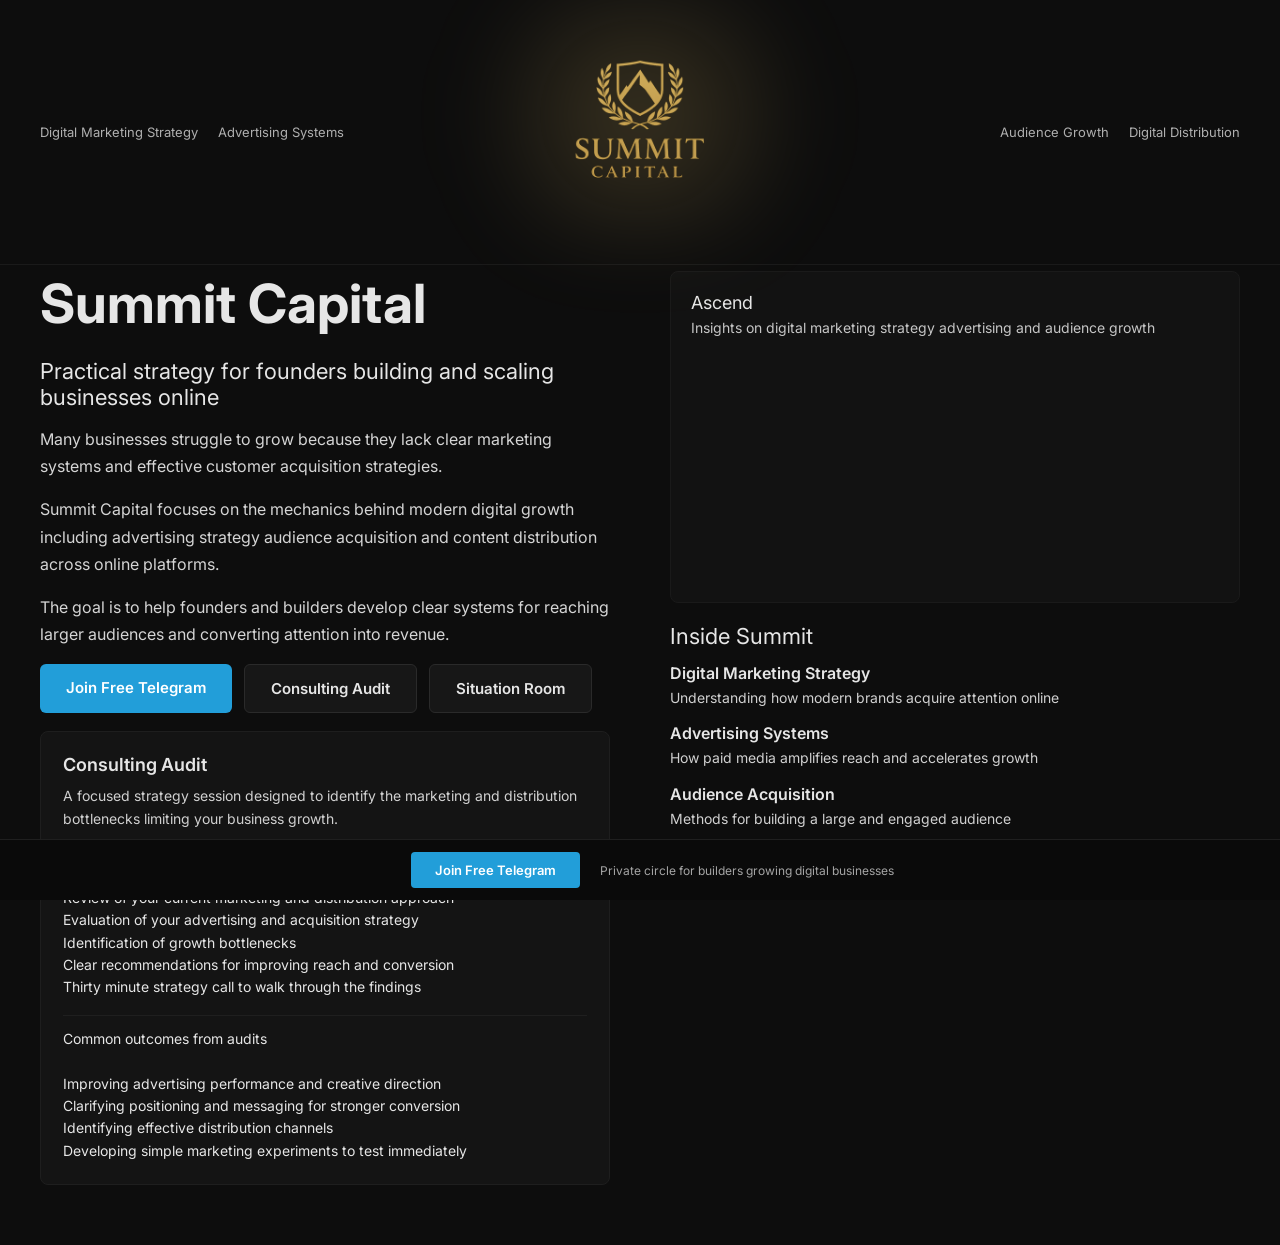
<file: index.html>
<!DOCTYPE html>
<html>
<head>

<title>Summit Capital</title>

<link href="https://fonts.googleapis.com/css2?family=Inter:wght@300;400;500;600;700&display=swap" rel="stylesheet">

<style>

body{
margin:0;
font-family:'Inter', sans-serif;
background:#0d0d0d;
color:#e6e6e6;
}

/* HEADER */

.header{
display:grid;
grid-template-columns:1fr auto 1fr;
align-items:center;
padding:10px 40px 4px 40px;
}

.cred-left,
.cred-right{
font-size:13px;
opacity:0.75;
display:flex;
gap:20px;
}

.cred-right{
justify-content:flex-end;
}

/* LOGO */

.logo-zone{
text-align:center;
position:relative;
}

.logo-zone::before{
content:"";
position:absolute;
top:-25px;
left:50%;
transform:translateX(-50%);
width:420px;
height:260px;
background:radial-gradient(circle, rgba(255,215,120,0.20), transparent 70%);
filter:blur(40px);
}

.logo{
width:240px;
position:relative;
animation:shimmer 5s infinite linear;
}

@keyframes shimmer{
0%{filter:brightness(1)}
50%{filter:brightness(1.15)}
100%{filter:brightness(1)}
}

/* DIVIDER */

.divider{
height:1px;
background:#1a1a1a;
margin-top:6px;
}

/* MAIN */

.container{
max-width:1200px;
margin:auto;
padding:6px 30px 60px 30px;
}

/* HERO */

.hero{
display:grid;
grid-template-columns:1fr 1fr;
gap:60px;
align-items:start;
}

/* LEFT */

h1{
font-size:54px;
margin-top:0;
margin-bottom:12px;
font-weight:700;
}

.tagline{
font-size:22px;
margin-bottom:16px;
}

.description{
font-size:16px;
line-height:1.7;
margin-bottom:14px;
opacity:0.92;
}

/* BUTTONS */

.buttons{
margin-top:16px;
display:flex;
gap:12px;
flex-wrap:wrap;
}

.btn-primary{
padding:14px 26px;
background:#229ED9;
color:white;
text-decoration:none;
font-weight:600;
border-radius:6px;
font-size:15px;
}

.btn-secondary{
padding:14px 26px;
background:#171717;
border:1px solid #2a2a2a;
color:#e6e6e6;
text-decoration:none;
border-radius:6px;
font-size:15px;
font-weight:600;
}

/* AUDIT */

.audit-box{
margin-top:18px;
padding:22px;
background:#141414;
border:1px solid #1e1e1e;
border-radius:8px;
}

.audit-title{
font-size:18px;
font-weight:600;
margin-bottom:10px;
}

.audit-desc{
font-size:14px;
line-height:1.6;
margin-bottom:12px;
opacity:0.9;
}

.audit-list{
font-size:14px;
line-height:1.6;
margin-bottom:16px;
}

.audit-outcomes{
margin-top:12px;
padding-top:12px;
border-top:1px solid #1f1f1f;
font-size:14px;
line-height:1.6;
}

/* EMAIL */

.email-box{
margin-bottom:20px;
padding:20px;
border:1px solid #1a1a1a;
background:#121212;
border-radius:8px;
}

.email-title{
font-size:18px;
margin-bottom:6px;
}

.email-desc{
font-size:14px;
opacity:0.85;
margin-bottom:12px;
}

.beehiiv-embed{
width:100%;
height:230px;
border:0;
}

/* INSIDE */

.section-title{
font-size:22px;
margin-bottom:14px;
}

.block{
margin-bottom:14px;
}

.block-title{
font-size:16px;
font-weight:600;
margin-bottom:4px;
}

.item{
font-size:14px;
line-height:1.6;
opacity:0.9;
}

/* TELEGRAM BAR */

.telegram-bar{
position:fixed;
bottom:0;
left:0;
width:100%;
background:#0a0a0a;
border-top:1px solid #1f1f1f;
display:flex;
justify-content:center;
align-items:center;
gap:20px;
padding:12px;
}

.telegram-bar a{
background:#229ED9;
color:white;
padding:10px 24px;
text-decoration:none;
border-radius:4px;
font-weight:600;
font-size:13px;
}

.stats-bottom{
font-size:12px;
opacity:0.7;
}

/* MOBILE */

@media(max-width:900px){

.hero{
grid-template-columns:1fr;
}

.logo{
width:180px;
}

h1{
font-size:40px;
}

.header{
grid-template-columns:1fr;
text-align:center;
gap:10px;
}

.cred-left,
.cred-right{
justify-content:center;
}

}

</style>

</head>

<body>

<div class="header">

<div class="cred-left">
<span>Digital Marketing Strategy</span>
<span>Advertising Systems</span>
</div>

<div class="logo-zone">
<img src="logo.png" class="logo">
</div>

<div class="cred-right">
<span>Audience Growth</span>
<span>Digital Distribution</span>
</div>

</div>

<div class="divider"></div>

<div class="container">

<div class="hero">

<div>

<h1>Summit Capital</h1>

<p class="tagline">
Practical strategy for founders building and scaling businesses online
</p>

<p class="description">
Many businesses struggle to grow because they lack clear marketing systems and effective customer acquisition strategies.
</p>

<p class="description">
Summit Capital focuses on the mechanics behind modern digital growth including advertising strategy audience acquisition and content distribution across online platforms.
</p>

<p class="description">
The goal is to help founders and builders develop clear systems for reaching larger audiences and converting attention into revenue.
</p>

<div class="buttons">

<a href="https://t.me/+ye3SREW9w5FlMmNk" class="btn-primary">
Join Free Telegram
</a>

<a href="#" class="btn-secondary">
Consulting Audit
</a>

<a href="situation-room.html" class="btn-secondary">
Situation Room
</a>

</div>

<div class="audit-box">

<div class="audit-title">
Consulting Audit
</div>

<div class="audit-desc">
A focused strategy session designed to identify the marketing and distribution bottlenecks limiting your business growth.
</div>

<div class="audit-list">
What the audit includes
<br><br>
Review of your current marketing and distribution approach
<br>
Evaluation of your advertising and acquisition strategy
<br>
Identification of growth bottlenecks
<br>
Clear recommendations for improving reach and conversion
<br>
Thirty minute strategy call to walk through the findings
</div>

<div class="audit-outcomes">
Common outcomes from audits
<br><br>
Improving advertising performance and creative direction
<br>
Clarifying positioning and messaging for stronger conversion
<br>
Identifying effective distribution channels
<br>
Developing simple marketing experiments to test immediately
</div>

</div>

</div>

<div>

<div class="email-box">

<div class="email-title">
Ascend
</div>

<div class="email-desc">
Insights on digital marketing strategy advertising and audience growth
</div>

<script async src="https://subscribe-forms.beehiiv.com/embed.js"></script>

<iframe
src="https://subscribe-forms.beehiiv.com/a5972805-3d8f-4906-b434-1a1f5dcf3f33"
class="beehiiv-embed"
scrolling="no">
</iframe>

</div>

<div class="section-title">
Inside Summit
</div>

<div class="block">
<div class="block-title">Digital Marketing Strategy</div>
<div class="item">Understanding how modern brands acquire attention online</div>
</div>

<div class="block">
<div class="block-title">Advertising Systems</div>
<div class="item">How paid media amplifies reach and accelerates growth</div>
</div>

<div class="block">
<div class="block-title">Audience Acquisition</div>
<div class="item">Methods for building a large and engaged audience</div>
</div>

<div class="block">
<div class="block-title">Distribution Strategy</div>
<div class="item">Ensuring content and campaigns reach the right people</div>
</div>

</div>

</div>

</div>

</div>

<div class="telegram-bar">

<a href="https://t.me/+ye3SREW9w5FlMmNk">
Join Free Telegram
</a>

<div class="stats-bottom">
Private circle for builders growing digital businesses
</div>

</div>

</body>
</html>
</file>
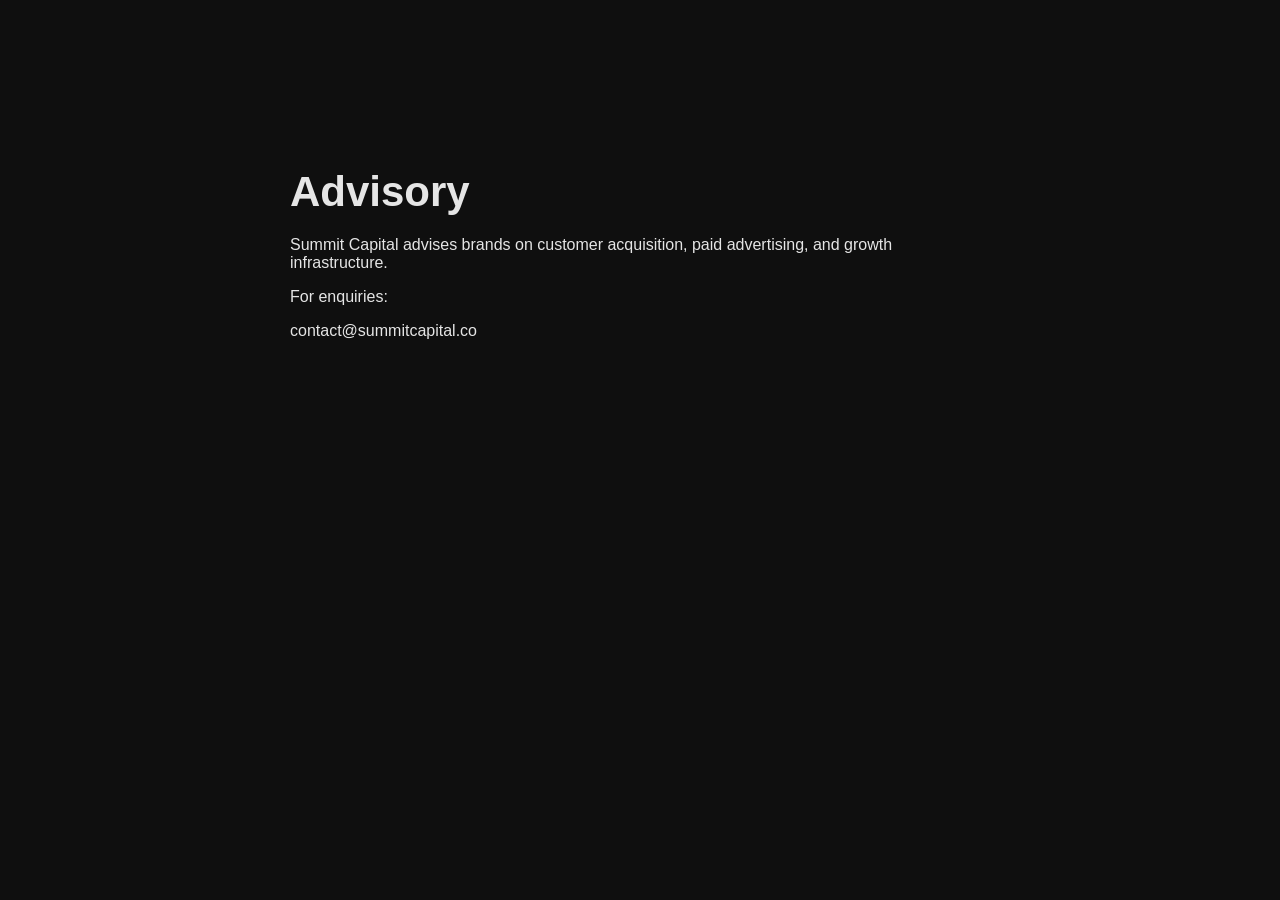
<file: advisory.html>
<!DOCTYPE html>
<html>
<head>
<title>Advisory | Summit Capital</title>
<link rel="stylesheet" href="style.css">
</head>

<body>

<div class="container">

<h1>Advisory</h1>

<p>
Summit Capital advises brands on customer acquisition, paid advertising, and growth infrastructure.
</p>

<p>
For enquiries:
</p>

<p>
contact@summitcapital.co
</p>

</div>

</body>
</html>
</file>
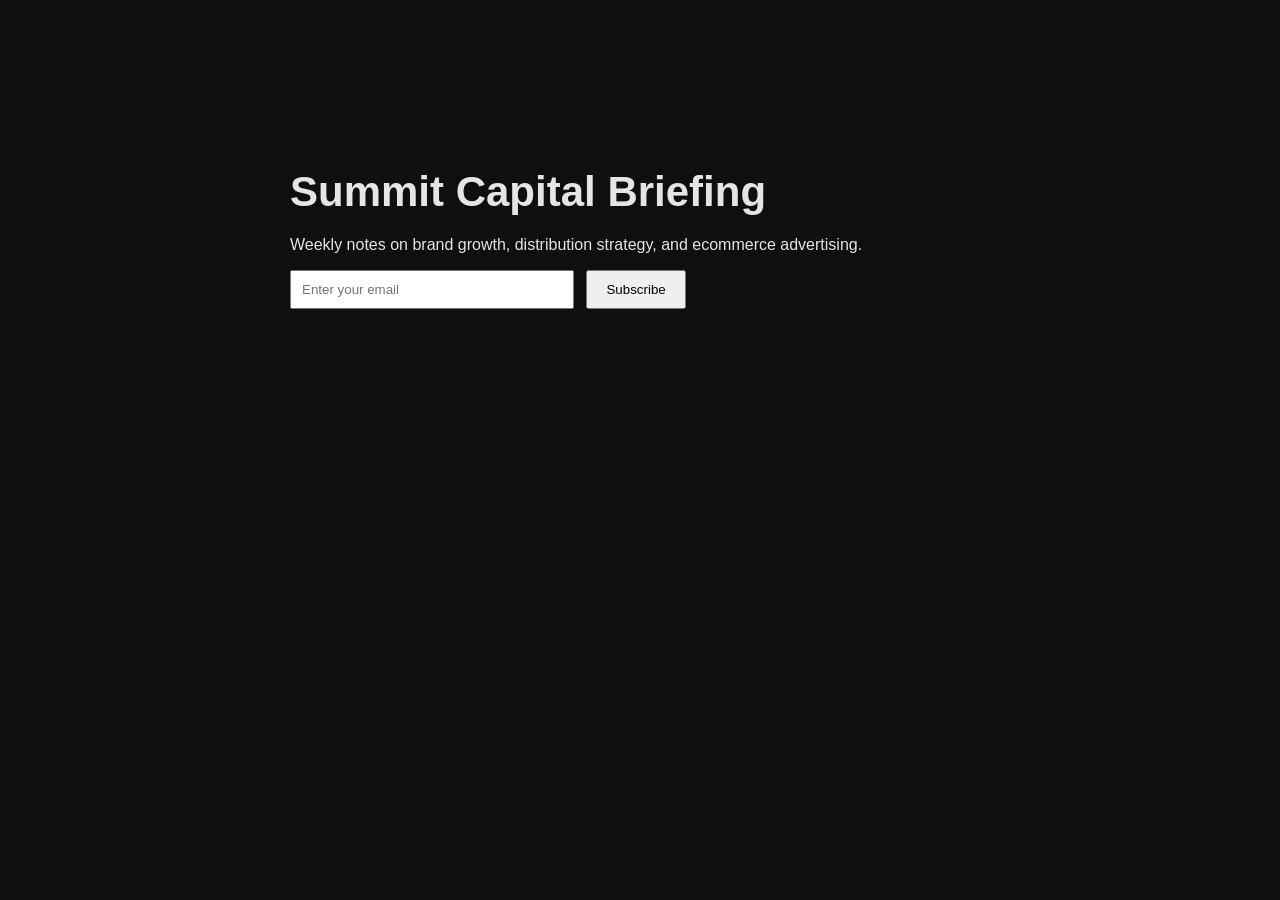
<file: briefing.html>
<!DOCTYPE html>
<html>
<head>
<title>Summit Capital Briefing</title>
<link rel="stylesheet" href="style.css">
</head>

<body>

<div class="container">

<h1>Summit Capital Briefing</h1>

<p>
Weekly notes on brand growth, distribution strategy, and ecommerce advertising.
</p>

<form>

<input type="email" placeholder="Enter your email">

<button type="submit">Subscribe</button>

</form>

</div>

</body>
</html>
</file>
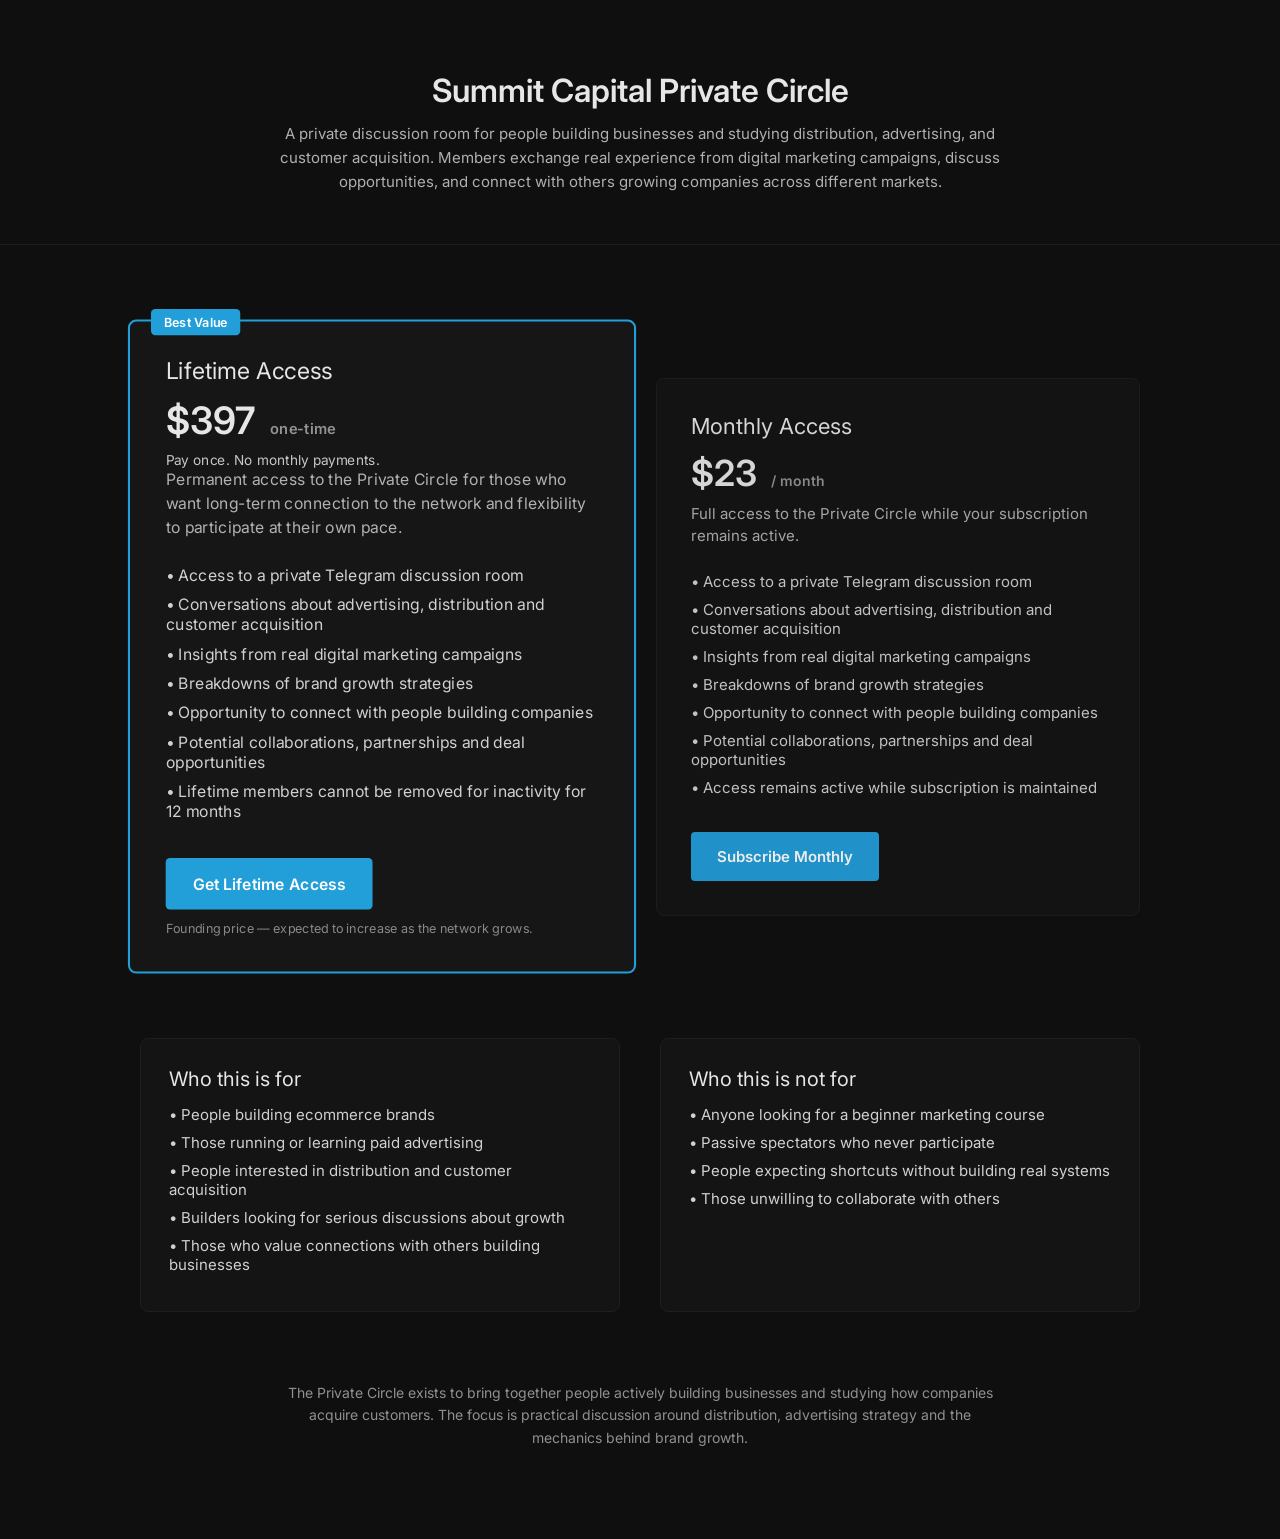
<file: circle.html>
<!DOCTYPE html>
<html>
<head>

<title>Private Circle — Summit Capital</title>

<link href="https://fonts.googleapis.com/css2?family=Inter:wght@300;400;500;600&display=swap" rel="stylesheet">

<style>

body{
margin:0;
font-family:'Inter', sans-serif;
background:#0f0f0f;
color:#e6e6e6;
}

/* HEADER */

.header{
padding:50px 20px;
border-bottom:1px solid #1b1b1b;
text-align:center;
}

.header h1{
font-weight:600;
margin-bottom:12px;
}

.subtitle{
opacity:0.75;
font-size:15px;
max-width:720px;
margin:auto;
line-height:1.6;
}

/* MAIN */

.container{
max-width:1000px;
margin:70px auto;
padding:20px;
}

/* GRID */

.pricing-grid{
display:grid;
grid-template-columns:1fr 1fr;
gap:32px;
align-items:center;
}

/* BOX */

.box{
border:1px solid #1e1e1e;
background:#141414;
padding:34px;
border-radius:8px;
position:relative;
}

/* LIFETIME */

.box-lifetime{
border:2px solid #229ED9;
background:#161616;
transform:scale(1.05);
}

/* MONTHLY */

.box-monthly{
opacity:0.92;
}

/* BADGE */

.best{
position:absolute;
top:-12px;
left:20px;
background:#229ED9;
color:white;
font-size:12px;
padding:5px 12px;
border-radius:4px;
font-weight:600;
}

/* TITLES */

.box-title{
font-size:22px;
margin-bottom:12px;
}

/* PRICE */

.price{
font-size:36px;
font-weight:600;
margin-bottom:8px;
}

.price span{
font-size:14px;
opacity:0.6;
margin-left:6px;
}

/* DESC */

.desc{
opacity:0.75;
margin-bottom:24px;
font-size:15px;
line-height:1.5;
}

/* BENEFITS */

.benefits{
margin-top:10px;
}

.benefit{
margin-bottom:9px;
opacity:0.9;
font-size:15px;
}

/* BUTTON */

.button{
margin-top:26px;
display:inline-block;
background:#229ED9;
color:white;
text-decoration:none;
padding:15px 26px;
border-radius:4px;
font-weight:600;
font-size:15px;
}

.button:hover{
background:#1b8dc4;
}

/* NOTES */

.small-note{
margin-top:10px;
font-size:12px;
opacity:0.55;
}

.highlight-note{
margin-top:6px;
font-size:13px;
opacity:0.85;
}

/* FIT SECTION */

.fit-section{
margin-top:80px;
display:grid;
grid-template-columns:1fr 1fr;
gap:40px;
}

.fit-box{
border:1px solid #1e1e1e;
background:#141414;
padding:28px;
border-radius:8px;
}

.fit-title{
font-size:20px;
margin-bottom:14px;
}

.fit-item{
margin-bottom:9px;
opacity:0.9;
font-size:15px;
}

/* FOOTER */

.note{
margin-top:70px;
opacity:0.6;
font-size:14px;
text-align:center;
max-width:720px;
margin-left:auto;
margin-right:auto;
line-height:1.6;
}

/* MOBILE */

@media(max-width:900px){

.pricing-grid{
grid-template-columns:1fr;
}

.fit-section{
grid-template-columns:1fr;
}

.box-lifetime{
transform:none;
}

}

</style>

</head>

<body>

<div class="header">

<h1>Summit Capital Private Circle</h1>

<div class="subtitle">
A private discussion room for people building businesses and studying distribution, advertising, and customer acquisition.

Members exchange real experience from digital marketing campaigns, discuss opportunities, and connect with others growing companies across different markets.
</div>

</div>

<div class="container">

<div class="pricing-grid">

<!-- LIFETIME -->

<div class="box box-lifetime">

<div class="best">Best Value</div>

<div class="box-title">
Lifetime Access
</div>

<div class="price">
$397 <span>one-time</span>
</div>

<div class="highlight-note">
Pay once. No monthly payments.
</div>

<div class="desc">
Permanent access to the Private Circle for those who want long-term connection to the network and flexibility to participate at their own pace.
</div>

<div class="benefits">

<div class="benefit">• Access to a private Telegram discussion room</div>
<div class="benefit">• Conversations about advertising, distribution and customer acquisition</div>
<div class="benefit">• Insights from real digital marketing campaigns</div>
<div class="benefit">• Breakdowns of brand growth strategies</div>
<div class="benefit">• Opportunity to connect with people building companies</div>
<div class="benefit">• Potential collaborations, partnerships and deal opportunities</div>
<div class="benefit">• Lifetime members cannot be removed for inactivity for 12 months</div>

</div>

<a class="button" href="YOUR_PAYPAL_ONE_TIME_LINK">
Get Lifetime Access
</a>

<div class="small-note">
Founding price — expected to increase as the network grows.
</div>

</div>

<!-- MONTHLY -->

<div class="box box-monthly">

<div class="box-title">
Monthly Access
</div>

<div class="price">
$23 <span>/ month</span>
</div>

<div class="desc">
Full access to the Private Circle while your subscription remains active.
</div>

<div class="benefits">

<div class="benefit">• Access to a private Telegram discussion room</div>
<div class="benefit">• Conversations about advertising, distribution and customer acquisition</div>
<div class="benefit">• Insights from real digital marketing campaigns</div>
<div class="benefit">• Breakdowns of brand growth strategies</div>
<div class="benefit">• Opportunity to connect with people building companies</div>
<div class="benefit">• Potential collaborations, partnerships and deal opportunities</div>
<div class="benefit">• Access remains active while subscription is maintained</div>

</div>

<a class="button" href="YOUR_PAYPAL_SUBSCRIPTION_LINK">
Subscribe Monthly
</a>

</div>

</div>

<!-- WHO THIS IS FOR -->

<div class="fit-section">

<div class="fit-box">

<div class="fit-title">
Who this is for
</div>

<div class="fit-item">• People building ecommerce brands</div>
<div class="fit-item">• Those running or learning paid advertising</div>
<div class="fit-item">• People interested in distribution and customer acquisition</div>
<div class="fit-item">• Builders looking for serious discussions about growth</div>
<div class="fit-item">• Those who value connections with others building businesses</div>

</div>

<div class="fit-box">

<div class="fit-title">
Who this is not for
</div>

<div class="fit-item">• Anyone looking for a beginner marketing course</div>
<div class="fit-item">• Passive spectators who never participate</div>
<div class="fit-item">• People expecting shortcuts without building real systems</div>
<div class="fit-item">• Those unwilling to collaborate with others</div>

</div>

</div>

<div class="note">

The Private Circle exists to bring together people actively building businesses and studying how companies acquire customers.

The focus is practical discussion around distribution, advertising strategy and the mechanics behind brand growth.

</div>

</div>

</body>

</html>
</file>
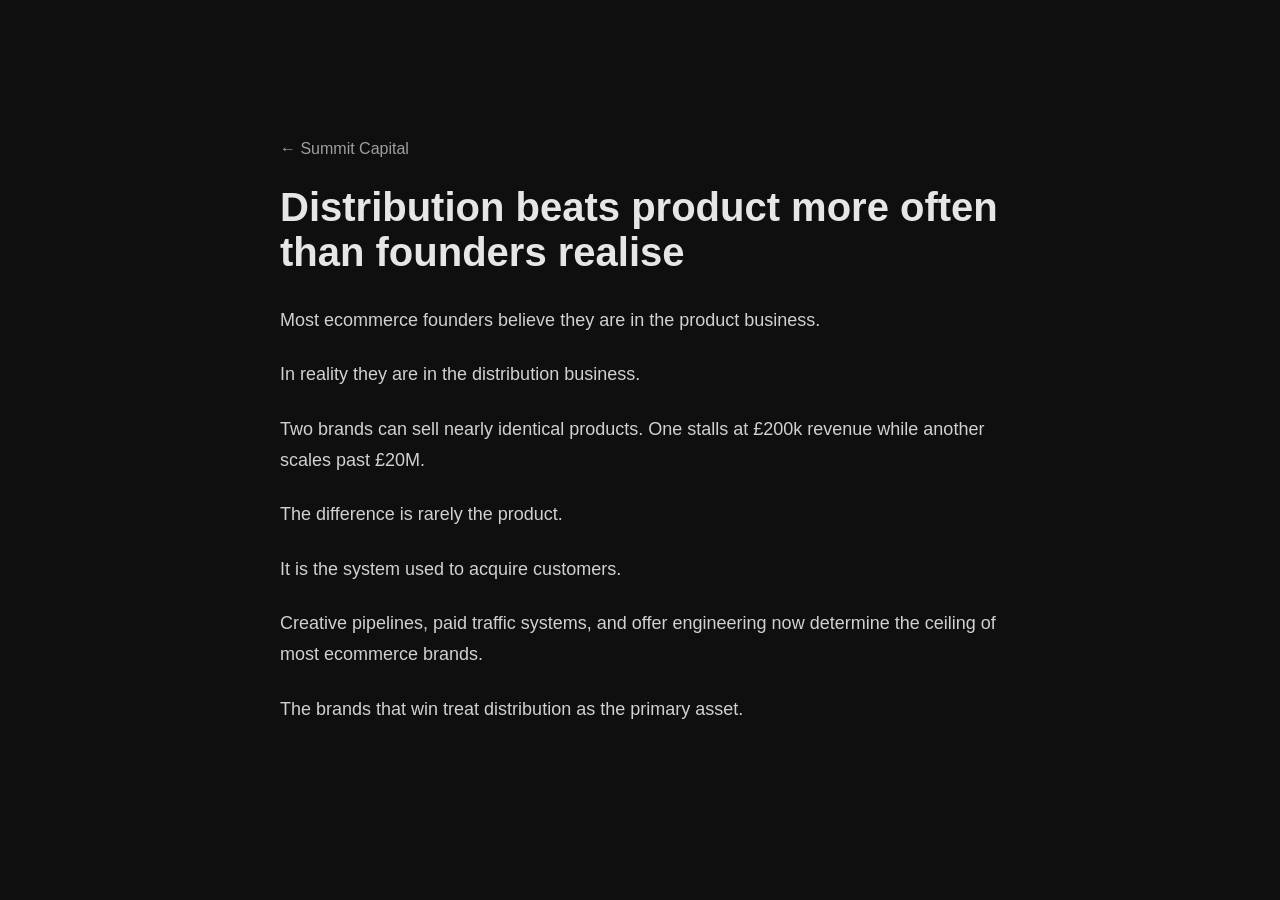
<file: notes/distribution-vs-product.html>
<!DOCTYPE html>
<html>
<head>
<title>Distribution vs Product | Summit Capital</title>

<style>
body {
margin:0;
font-family:-apple-system,BlinkMacSystemFont,"Segoe UI",Roboto,Arial,sans-serif;
background:#0f0f0f;
color:#e6e6e6;
}

.container {
max-width:720px;
margin:120px auto;
padding:20px;
}

h1 {
font-size:40px;
margin-bottom:30px;
}

p {
font-size:18px;
line-height:1.7;
opacity:0.9;
margin-bottom:24px;
}

a {
color:white;
opacity:0.6;
text-decoration:none;
}
</style>

</head>

<body>

<div class="container">

<a href="../index.html">← Summit Capital</a>

<h1>Distribution beats product more often than founders realise</h1>

<p>Most ecommerce founders believe they are in the product business.</p>

<p>In reality they are in the distribution business.</p>

<p>Two brands can sell nearly identical products. One stalls at £200k revenue while another scales past £20M.</p>

<p>The difference is rarely the product.</p>

<p>It is the system used to acquire customers.</p>

<p>Creative pipelines, paid traffic systems, and offer engineering now determine the ceiling of most ecommerce brands.</p>

<p>The brands that win treat distribution as the primary asset.</p>

</div>

</body>
</html>
</file>
<file: style.css>
body {
font-family: Arial, sans-serif;
background:#0f0f0f;
color:#e5e5e5;
margin:0;
}

.container {
max-width:700px;
margin:120px auto;
padding:20px;
}

h1 {
font-size:42px;
margin-bottom:20px;
}

.tagline {
font-size:18px;
opacity:0.8;
margin-bottom:40px;
}

.buttons {
margin-top:30px;
}

.btn {
display:inline-block;
padding:12px 22px;
background:#ffffff;
color:#000;
text-decoration:none;
margin-right:10px;
}

.secondary {
background:#333;
color:#fff;
}

input {
padding:10px;
width:260px;
}

button {
padding:10px 18px;
margin-left:8px;
}
</file>
